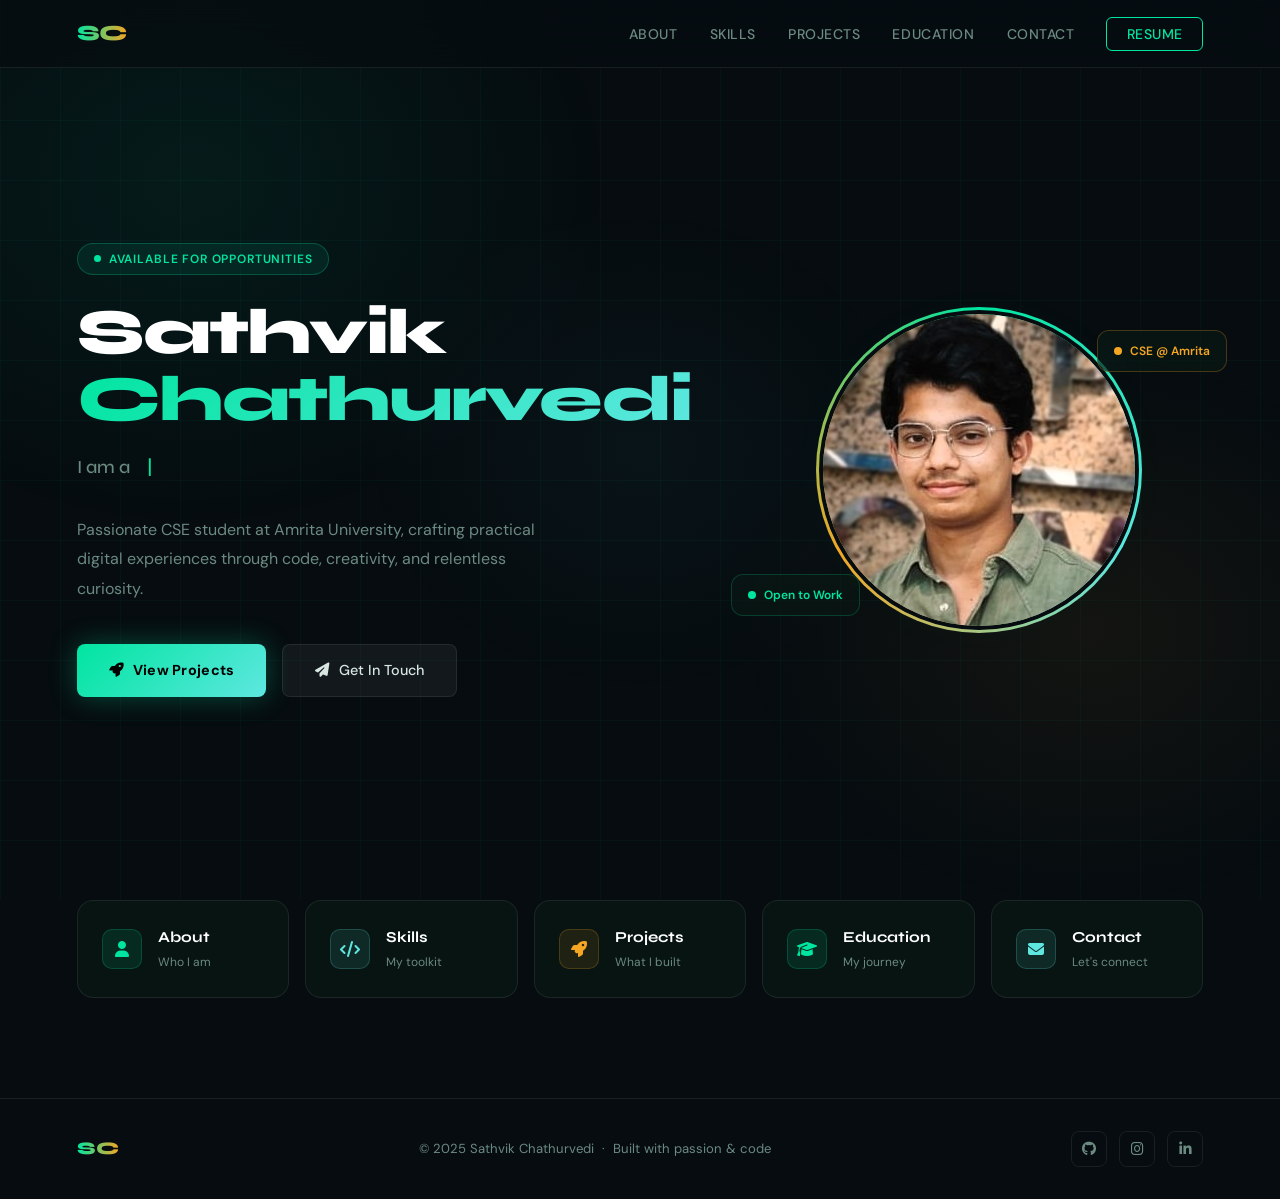
<file: index.html>
<!DOCTYPE html>
<html lang="en">
<head>
<meta charset="UTF-8">
<meta name="viewport" content="width=device-width, initial-scale=1.0">
<title>Sathvik Chathurvedi | Portfolio</title>
<link href="https://fonts.googleapis.com/css2?family=Syne:wght@400;500;600;700;800&family=DM+Sans:ital,wght@0,300;0,400;0,500;1,400&display=swap" rel="stylesheet">
<link rel="stylesheet" href="https://cdnjs.cloudflare.com/ajax/libs/font-awesome/6.5.0/css/all.min.css">
<link rel="stylesheet" href="style.css">
<style>
/* ─── HERO SPECIFIC ─── */
#hero {
  min-height: 100vh;
  display: flex;
  align-items: center;
  padding: 120px 6vw 80px;
}
.hero-inner {
  max-width: 1200px;
  margin: 0 auto;
  width: 100%;
  display: grid;
  grid-template-columns: 1fr 1fr;
  gap: 4rem;
  align-items: center;
}
.hero-content > * {
  opacity: 0;
  animation: fadeUp .7s ease forwards;
}
.hero-badge     { animation-delay: .2s; }
.hero-name      { animation-delay: .4s; }
.typing-wrap    { animation-delay: .55s; }
.hero-desc      { animation-delay: .7s; }
.hero-btns      { animation-delay: .85s; }

.hero-badge {
  display: inline-flex;
  align-items: center;
  gap: .5rem;
  background: rgba(0,229,160,0.08);
  border: 1px solid rgba(0,229,160,0.25);
  border-radius: 100px;
  padding: .3rem 1rem;
  font-size: .75rem;
  font-weight: 600;
  color: var(--primary);
  letter-spacing: .07em;
  text-transform: uppercase;
  margin-bottom: 1.5rem;
}
.hero-badge::before {
  content: '';
  width: 7px; height: 7px;
  background: var(--primary);
  border-radius: 50%;
  animation: livePulse 2s ease-in-out infinite;
}
.hero-name {
  font-family: 'Syne', sans-serif;
  font-weight: 800;
  font-size: clamp(2.8rem, 5vw, 4.5rem);
  line-height: 1.05;
  letter-spacing: -.03em;
  color: var(--heading);
  margin-bottom: 1rem;
}
.hero-name span {
  background: linear-gradient(135deg, var(--primary) 0%, var(--accent) 50%, var(--secondary) 100%);
  -webkit-background-clip: text;
  -webkit-text-fill-color: transparent;
  background-clip: text;
  background-size: 200% 200%;
  animation: gradientShift 6s ease infinite;
}
@keyframes gradientShift {
  0%,100% { background-position: 0% 50%; }
  50%      { background-position: 100% 50%; }
}
.typing-wrap {
  font-family: 'Syne', sans-serif;
  font-size: 1.15rem;
  font-weight: 500;
  color: var(--muted);
  margin-bottom: 1.8rem;
  min-height: 2em;
  display: flex;
  align-items: center;
  gap: .5rem;
}
.typed-static {
  color: var(--primary);
  font-weight: 600;
  position: relative;
  padding-right: 3px;
}
.typed-static::after {
  content: '|';
  color: var(--primary);
  animation: cursorBlink .8s step-end infinite;
  margin-left: 1px;
}
@keyframes cursorBlink {
  0%,100% { opacity: 1; }
  50%     { opacity: 0; }
}
.hero-desc {
  color: var(--muted);
  font-size: 1rem;
  max-width: 480px;
  margin-bottom: 2.5rem;
  line-height: 1.85;
}
.hero-btns { display: flex; gap: 1rem; flex-wrap: wrap; }

/* Profile ring */
.hero-image-wrap {
  display: flex;
  justify-content: center;
  align-items: center;
  position: relative;
  opacity: 0;
  animation: fadeUp .7s .3s ease forwards;
}
.profile-ring {
  position: relative;
  width: 320px;
  height: 320px;
}
.profile-ring::before {
  content: '';
  position: absolute;
  inset: -3px;
  border-radius: 50%;
  background: conic-gradient(from 0deg, var(--primary), var(--accent), var(--secondary), var(--primary));
  animation: spinRing 5s linear infinite;
  z-index: 0;
}
@keyframes spinRing { to { transform: rotate(360deg); } }
.profile-ring::after {
  content: '';
  position: absolute;
  inset: -24px;
  border-radius: 50%;
  background: radial-gradient(circle, rgba(0,229,160,0.1) 0%, transparent 70%);
  animation: glowPulse 3.5s ease-in-out infinite;
}
@keyframes glowPulse {
  0%,100% { opacity:.5; transform: scale(1); }
  50%     { opacity:1;  transform: scale(1.06); }
}
.profile-img {
  position: relative;
  z-index: 1;
  width: 100%;
  height: 100%;
  border-radius: 50%;
  object-fit: cover;
  border: 4px solid var(--bg);
  background: linear-gradient(135deg, #081c14, #0b1520);
  display: flex;
  align-items: center;
  justify-content: center;
  font-size: 5.5rem;
  color: var(--primary);
  overflow: hidden;
}
.float-badge {
  position: absolute;
  background: var(--card-bg);
  border: 1px solid rgba(0,229,160,0.2);
  backdrop-filter: blur(14px);
  border-radius: 12px;
  padding: .6rem 1rem;
  font-size: .75rem;
  font-weight: 600;
  display: flex;
  align-items: center;
  gap: .5rem;
  z-index: 2;
  animation: floatBadge 4s ease-in-out infinite;
}
.float-badge.one { bottom: 14px; left: -24px; color: var(--primary); animation-delay: 0s; }
.float-badge.two { top: 20px; right: -24px; color: var(--secondary); border-color: rgba(245,166,35,0.25); animation-delay: 1.5s; }
@keyframes floatBadge {
  0%,100% { transform: translateY(0); }
  50%     { transform: translateY(-8px); }
}
.float-badge .dot { width:8px; height:8px; border-radius:50%; }
.float-badge.one .dot { background: var(--primary); animation: livePulse 2s infinite; }
.float-badge.two .dot { background: var(--secondary); animation: livePulse 2s .8s infinite; }

/* Quick nav cards */
.quick-nav {
  position: relative;
  z-index: 1;
  padding: 0 6vw 100px;
}
.quick-nav-inner {
  max-width: 1200px;
  margin: 0 auto;
  display: grid;
  grid-template-columns: repeat(auto-fit, minmax(200px, 1fr));
  gap: 1rem;
}
.quick-card {
  background: var(--card-bg);
  border: 1px solid var(--border);
  border-radius: 16px;
  padding: 1.5rem;
  text-decoration: none;
  display: flex;
  align-items: center;
  gap: 1rem;
  transition: border-color .3s, transform .3s, box-shadow .3s;
  opacity: 0;
  animation: fadeUp .6s ease forwards;
}
.quick-card:nth-child(1) { animation-delay: 1s; }
.quick-card:nth-child(2) { animation-delay: 1.1s; }
.quick-card:nth-child(3) { animation-delay: 1.2s; }
.quick-card:nth-child(4) { animation-delay: 1.3s; }
.quick-card:nth-child(5) { animation-delay: 1.4s; }
.quick-card:hover {
  border-color: rgba(0,229,160,0.35);
  transform: translateY(-4px);
  box-shadow: 0 16px 40px rgba(0,0,0,0.3), 0 0 20px rgba(0,229,160,0.07);
}
.quick-card-icon {
  width: 40px; height: 40px;
  border-radius: 10px;
  display: flex; align-items: center; justify-content: center;
  font-size: 1rem;
  flex-shrink: 0;
}
.quick-card-label {
  font-family: 'Syne', sans-serif;
  font-weight: 700;
  font-size: .95rem;
  color: var(--heading);
}
.quick-card-sub {
  font-size: .75rem;
  color: var(--muted);
  margin-top: .1rem;
}

@media(max-width:900px) {
  .hero-inner { grid-template-columns: 1fr; }
  .hero-image-wrap { order: -1; }
  .profile-ring { width: 240px; height: 240px; }
  .float-badge.one { left: 0; }
  .float-badge.two { right: 0; }
}
</style>
</head>
<body>

<input type="checkbox" id="menuToggle" class="hamburger-toggle" style="display:none">
<nav>
  <a href="index.html" class="nav-logo">SC</a>
  <ul class="nav-links">
    <li><a href="about.html">About</a></li>
    <li><a href="skills.html">Skills</a></li>
    <li><a href="projects.html">Projects</a></li>
    <li><a href="education.html">Education</a></li>
    <li><a href="contact.html">Contact</a></li>
    <li><a href="#" class="nav-cta">Resume</a></li>
  </ul>
  <label for="menuToggle" class="hamburger-label">
    <span></span><span></span><span></span>
  </label>
</nav>
<div class="mobile-menu">
  <a href="about.html">About</a>
  <a href="skills.html">Skills</a>
  <a href="projects.html">Projects</a>
  <a href="education.html">Education</a>
  <a href="contact.html">Contact</a>
  <a href="#">Download Resume</a>
</div>

<section id="hero">
  <div class="hero-inner">
    <div class="hero-content">
      <div class="hero-badge">Available for Opportunities</div>
      <h1 class="hero-name">Sathvik<br><span>Chathurvedi</span></h1>
      <div class="typing-wrap">
        <span style="color:var(--muted)">I am a &nbsp;</span>
        <span class="typed-static" id="typed-text"></span>
      </div>
      <p class="hero-desc">Passionate CSE student at Amrita University, crafting practical digital experiences through code, creativity, and relentless curiosity.</p>
      <div class="hero-btns">
        <a href="projects.html" class="btn-primary"><i class="fas fa-rocket"></i> View Projects</a>
        <a href="contact.html" class="btn-secondary"><i class="fas fa-paper-plane"></i> Get In Touch</a>
      </div>
    </div>
    <div class="hero-image-wrap">
      <div class="profile-ring">
        <div class="profile-img">
          <img src="sathvik.jpeg" alt="Sathvik">
        </div>
      </div>
      <div class="float-badge one"><div class="dot"></div> Open to Work</div>
      <div class="float-badge two"><div class="dot"></div> CSE @ Amrita</div>
    </div>
  </div>
</section>

<div class="quick-nav">
  <div class="quick-nav-inner">
    <a href="about.html" class="quick-card">
      <div class="quick-card-icon" style="background:rgba(0,229,160,0.1);border:1px solid rgba(0,229,160,0.2);color:var(--primary)"><i class="fas fa-user"></i></div>
      <div><div class="quick-card-label">About</div><div class="quick-card-sub">Who I am</div></div>
    </a>
    <a href="skills.html" class="quick-card">
      <div class="quick-card-icon" style="background:rgba(94,231,224,0.1);border:1px solid rgba(94,231,224,0.2);color:var(--accent)"><i class="fas fa-code"></i></div>
      <div><div class="quick-card-label">Skills</div><div class="quick-card-sub">My toolkit</div></div>
    </a>
    <a href="projects.html" class="quick-card">
      <div class="quick-card-icon" style="background:rgba(245,166,35,0.1);border:1px solid rgba(245,166,35,0.2);color:var(--secondary)"><i class="fas fa-rocket"></i></div>
      <div><div class="quick-card-label">Projects</div><div class="quick-card-sub">What I built</div></div>
    </a>
    <a href="education.html" class="quick-card">
      <div class="quick-card-icon" style="background:rgba(0,229,160,0.1);border:1px solid rgba(0,229,160,0.2);color:var(--primary)"><i class="fas fa-graduation-cap"></i></div>
      <div><div class="quick-card-label">Education</div><div class="quick-card-sub">My journey</div></div>
    </a>
    <a href="contact.html" class="quick-card">
      <div class="quick-card-icon" style="background:rgba(94,231,224,0.1);border:1px solid rgba(94,231,224,0.2);color:var(--accent)"><i class="fas fa-envelope"></i></div>
      <div><div class="quick-card-label">Contact</div><div class="quick-card-sub">Let's connect</div></div>
    </a>
  </div>
</div>

<footer>
  <div class="footer-logo">SC</div>
  <div class="footer-copy">© 2025 Sathvik Chathurvedi &nbsp;·&nbsp; Built with passion &amp; code</div>
  <div class="footer-socials">
    <a href="https://github.com/" target="_blank" class="footer-social"><i class="fab fa-github"></i></a>
    <a href="https://www.instagram.com/sathvikchathurvedi/" target="_blank" class="footer-social"><i class="fab fa-instagram"></i></a>
    <a href="https://www.linkedin.com/in/sathvik-chathurvedi-balivada-125899395/" target="_blank" class="footer-social"><i class="fab fa-linkedin-in"></i></a>
  </div>
</footer>


</body>
</html>
</file>
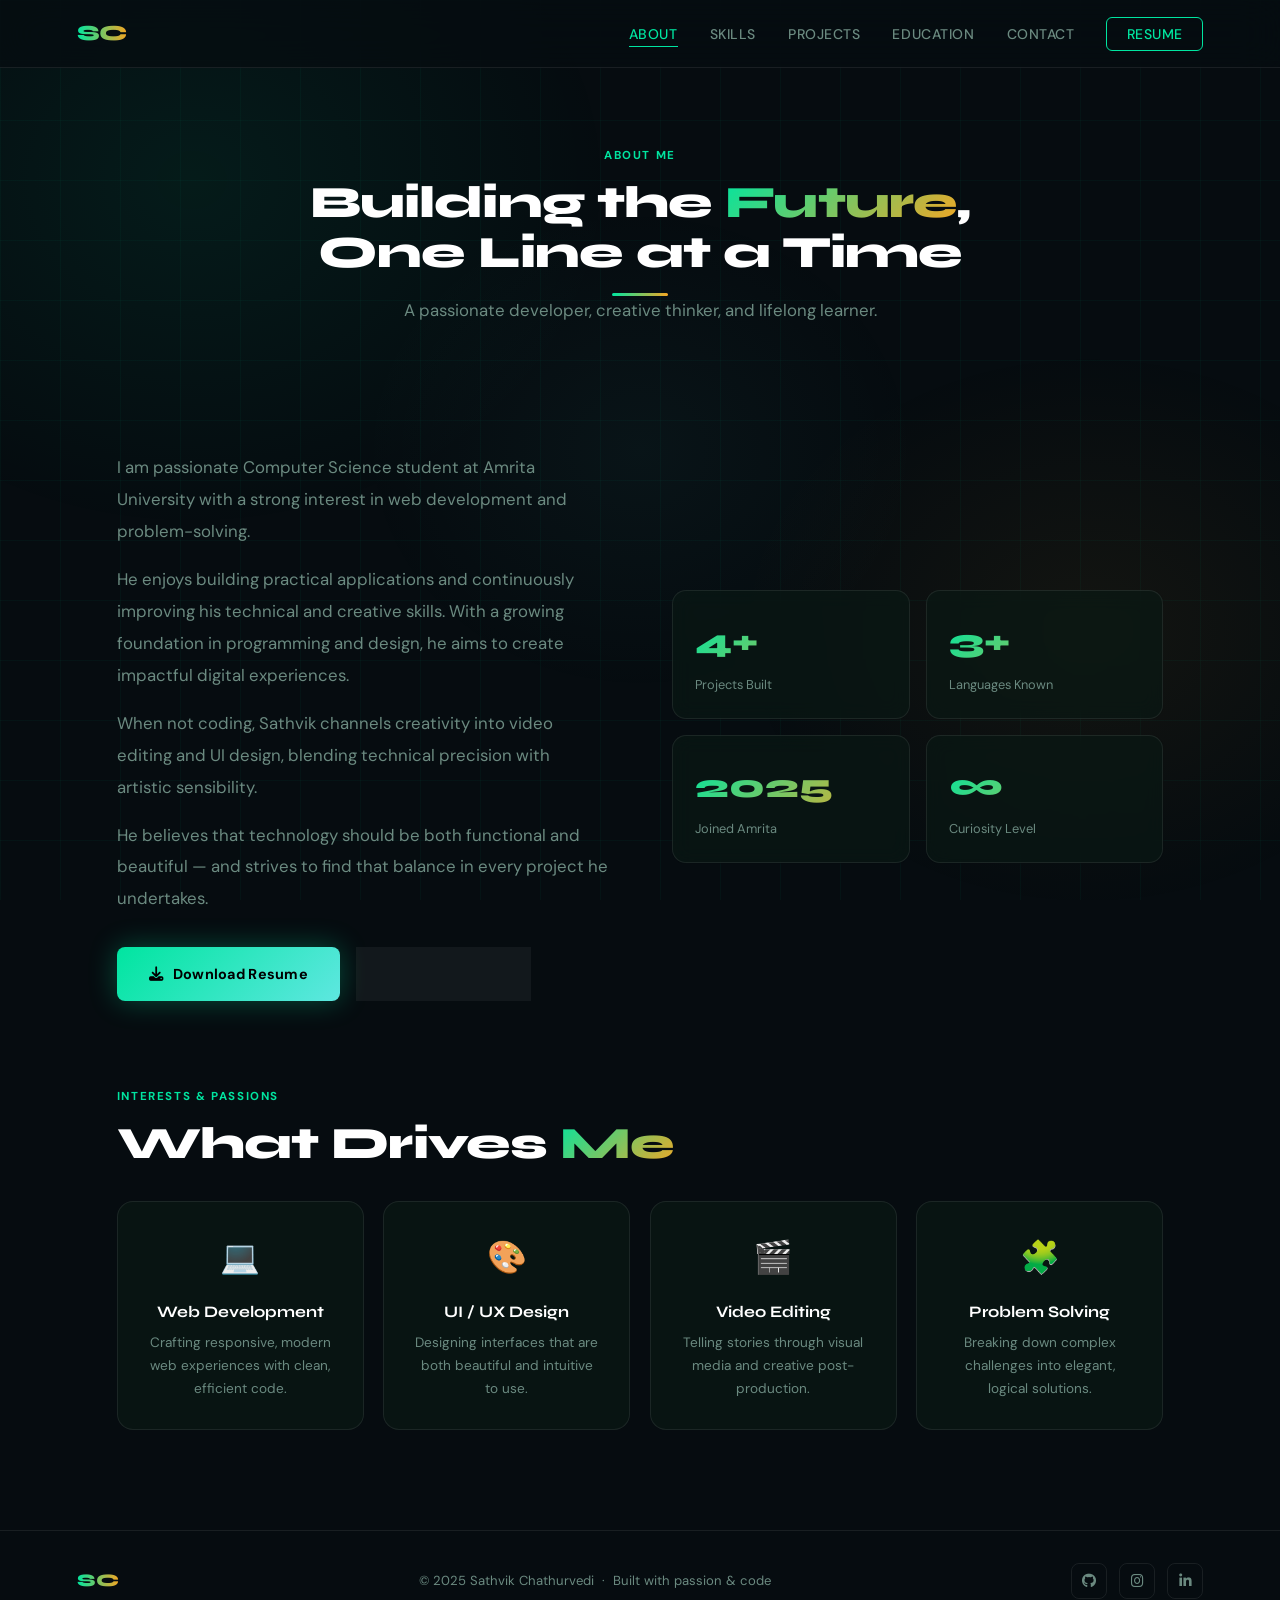
<file: about.html>
<!DOCTYPE html>
<html lang="en">
<head>
<meta charset="UTF-8">
<meta name="viewport" content="width=device-width, initial-scale=1.0">
<title>About | Sathvik Chathurvedi</title>
<link href="https://fonts.googleapis.com/css2?family=Syne:wght@400;500;600;700;800&family=DM+Sans:ital,wght@0,300;0,400;0,500;1,400&display=swap" rel="stylesheet">
<link rel="stylesheet" href="https://cdnjs.cloudflare.com/ajax/libs/font-awesome/6.5.0/css/all.min.css">
<link rel="stylesheet" href="style.css">
<style>
.about-grid {
  display: grid;
  grid-template-columns: 1fr 1fr;
  gap: 4rem;
  align-items: center;
  margin-top: 3rem;
}
.about-text p { color: var(--muted); margin-bottom: 1rem; font-size: 1.05rem; line-height: 1.9; }

.stats-grid { display: grid; grid-template-columns: 1fr 1fr; gap: 1rem; }
.stat-card {
  background: var(--card-bg);
  border: 1px solid var(--border);
  border-radius: 14px;
  padding: 1.4rem;
  backdrop-filter: blur(10px);
  transition: border-color .3s, transform .3s;
  opacity: 0;
  animation: fadeUp .6s ease forwards;
}
.stat-card:nth-child(1) { animation-delay: .4s; }
.stat-card:nth-child(2) { animation-delay: .5s; }
.stat-card:nth-child(3) { animation-delay: .6s; }
.stat-card:nth-child(4) { animation-delay: .7s; }
.stat-card:hover { border-color: var(--primary); transform: translateY(-3px); }
.stat-num {
  font-family: 'Syne', sans-serif;
  font-size: 2.1rem;
  font-weight: 800;
  background: linear-gradient(135deg, var(--primary), var(--secondary));
  -webkit-background-clip: text;
  -webkit-text-fill-color: transparent;
  background-clip: text;
}
.stat-label { font-size: .8rem; color: var(--muted); margin-top: .2rem; }

/* Interests section */
.interests-section { margin-top: 5rem; }
.interests-grid {
  display: grid;
  grid-template-columns: repeat(auto-fit, minmax(220px, 1fr));
  gap: 1.2rem;
  margin-top: 2rem;
}
.interest-card {
  background: var(--card-bg);
  border: 1px solid var(--border);
  border-radius: 16px;
  padding: 1.8rem;
  text-align: center;
  transition: border-color .3s, transform .3s, box-shadow .3s;
  opacity: 0;
  animation: fadeUp .6s ease forwards;
}
.interest-card:nth-child(1) { animation-delay: .2s; }
.interest-card:nth-child(2) { animation-delay: .3s; }
.interest-card:nth-child(3) { animation-delay: .4s; }
.interest-card:nth-child(4) { animation-delay: .5s; }
.interest-card:hover {
  border-color: rgba(0,229,160,0.3);
  transform: translateY(-5px);
  box-shadow: 0 20px 50px rgba(0,0,0,0.3);
}
.interest-icon { font-size: 2rem; margin-bottom: .8rem; }
.interest-title {
  font-family: 'Syne', sans-serif;
  font-weight: 700;
  color: var(--heading);
  margin-bottom: .4rem;
}
.interest-desc { font-size: .85rem; color: var(--muted); }

@media(max-width:900px) {
  .about-grid { grid-template-columns: 1fr; }
}
@media(max-width:600px) {
  .stats-grid { grid-template-columns: 1fr 1fr; }
}
</style>
</head>
<body>

<input type="checkbox" id="menuToggle" class="hamburger-toggle" style="display:none">
<nav>
  <a href="index.html" class="nav-logo">SC</a>
  <ul class="nav-links">
    <li><a href="about.html" class="active">About</a></li>
    <li><a href="skills.html">Skills</a></li>
    <li><a href="projects.html">Projects</a></li>
    <li><a href="education.html">Education</a></li>
    <li><a href="contact.html">Contact</a></li>
    <li><a href="#" class="nav-cta">Resume</a></li>
  </ul>
  <label for="menuToggle" class="hamburger-label">
    <span></span><span></span><span></span>
  </label>
</nav>
<div class="mobile-menu">
  <a href="about.html">About</a>
  <a href="skills.html">Skills</a>
  <a href="projects.html">Projects</a>
  <a href="education.html">Education</a>
  <a href="contact.html">Contact</a>
  <a href="#">Download Resume</a>
</div>

<div class="page-hero">
  <span class="section-label">About Me</span>
  <h1 class="section-title">Building the <span>Future</span>,<br>One Line at a Time</h1>
  <div class="divider"></div>
  <p class="page-hero-desc">A passionate developer, creative thinker, and lifelong learner.</p>
</div>

<section>
  <div class="section-wrap" style="padding-top:0">
    <div class="about-grid">
      <div class="about-text" style="opacity:0;animation:fadeUp .7s .2s ease forwards">
        <p>I am passionate Computer Science student at Amrita University with a strong interest in web development and problem-solving.</p>
        <p>He enjoys building practical applications and continuously improving his technical and creative skills. With a growing foundation in programming and design, he aims to create impactful digital experiences.</p>
        <p>When not coding, Sathvik channels creativity into video editing and UI design, blending technical precision with artistic sensibility.</p>
        <p>He believes that technology should be both functional and beautiful — and strives to find that balance in every project he undertakes.</p>
        <div style="display:flex;gap:1rem;flex-wrap:wrap;margin-top:2rem">
          <a href="#" class="btn-primary"><i class="fas fa-download"></i> Download Resume</a>
          <a href="contact.html" class="btn-secondary"><i class="fas fa-paper-plane"></i> Get In Touch</a>
        </div>
      </div>
      <div class="stats-grid">
        <div class="stat-card card-hover">
          <div class="stat-num">4+</div>
          <div class="stat-label">Projects Built</div>
        </div>
        <div class="stat-card card-hover">
          <div class="stat-num">3+</div>
          <div class="stat-label">Languages Known</div>
        </div>
        <div class="stat-card card-hover">
          <div class="stat-num">2025</div>
          <div class="stat-label">Joined Amrita</div>
        </div>
        <div class="stat-card card-hover">
          <div class="stat-num">∞</div>
          <div class="stat-label">Curiosity Level</div>
        </div>
      </div>
    </div>

    <div class="interests-section">
      <span class="section-label">Interests & Passions</span>
      <h2 class="section-title" style="margin-bottom:0">What Drives <span>Me</span></h2>
      <div class="interests-grid">
        <div class="interest-card">
          <div class="interest-icon">💻</div>
          <div class="interest-title">Web Development</div>
          <div class="interest-desc">Crafting responsive, modern web experiences with clean, efficient code.</div>
        </div>
        <div class="interest-card">
          <div class="interest-icon">🎨</div>
          <div class="interest-title">UI / UX Design</div>
          <div class="interest-desc">Designing interfaces that are both beautiful and intuitive to use.</div>
        </div>
        <div class="interest-card">
          <div class="interest-icon">🎬</div>
          <div class="interest-title">Video Editing</div>
          <div class="interest-desc">Telling stories through visual media and creative post-production.</div>
        </div>
        <div class="interest-card">
          <div class="interest-icon">🧩</div>
          <div class="interest-title">Problem Solving</div>
          <div class="interest-desc">Breaking down complex challenges into elegant, logical solutions.</div>
        </div>
      </div>
    </div>
  </div>
</section>

<footer>
  <div class="footer-logo">SC</div>
  <div class="footer-copy">© 2025 Sathvik Chathurvedi &nbsp;·&nbsp; Built with passion &amp; code</div>
  <div class="footer-socials">
    <a href="https://github.com/" target="_blank" class="footer-social"><i class="fab fa-github"></i></a>
    <a href="https://www.instagram.com/sathvikchathurvedi/" target="_blank" class="footer-social"><i class="fab fa-instagram"></i></a>
    <a href="https://www.linkedin.com/in/sathvik-chathurvedi-balivada-125899395/" target="_blank" class="footer-social"><i class="fab fa-linkedin-in"></i></a>
  </div>
</footer>
</body>
</html>
</file>
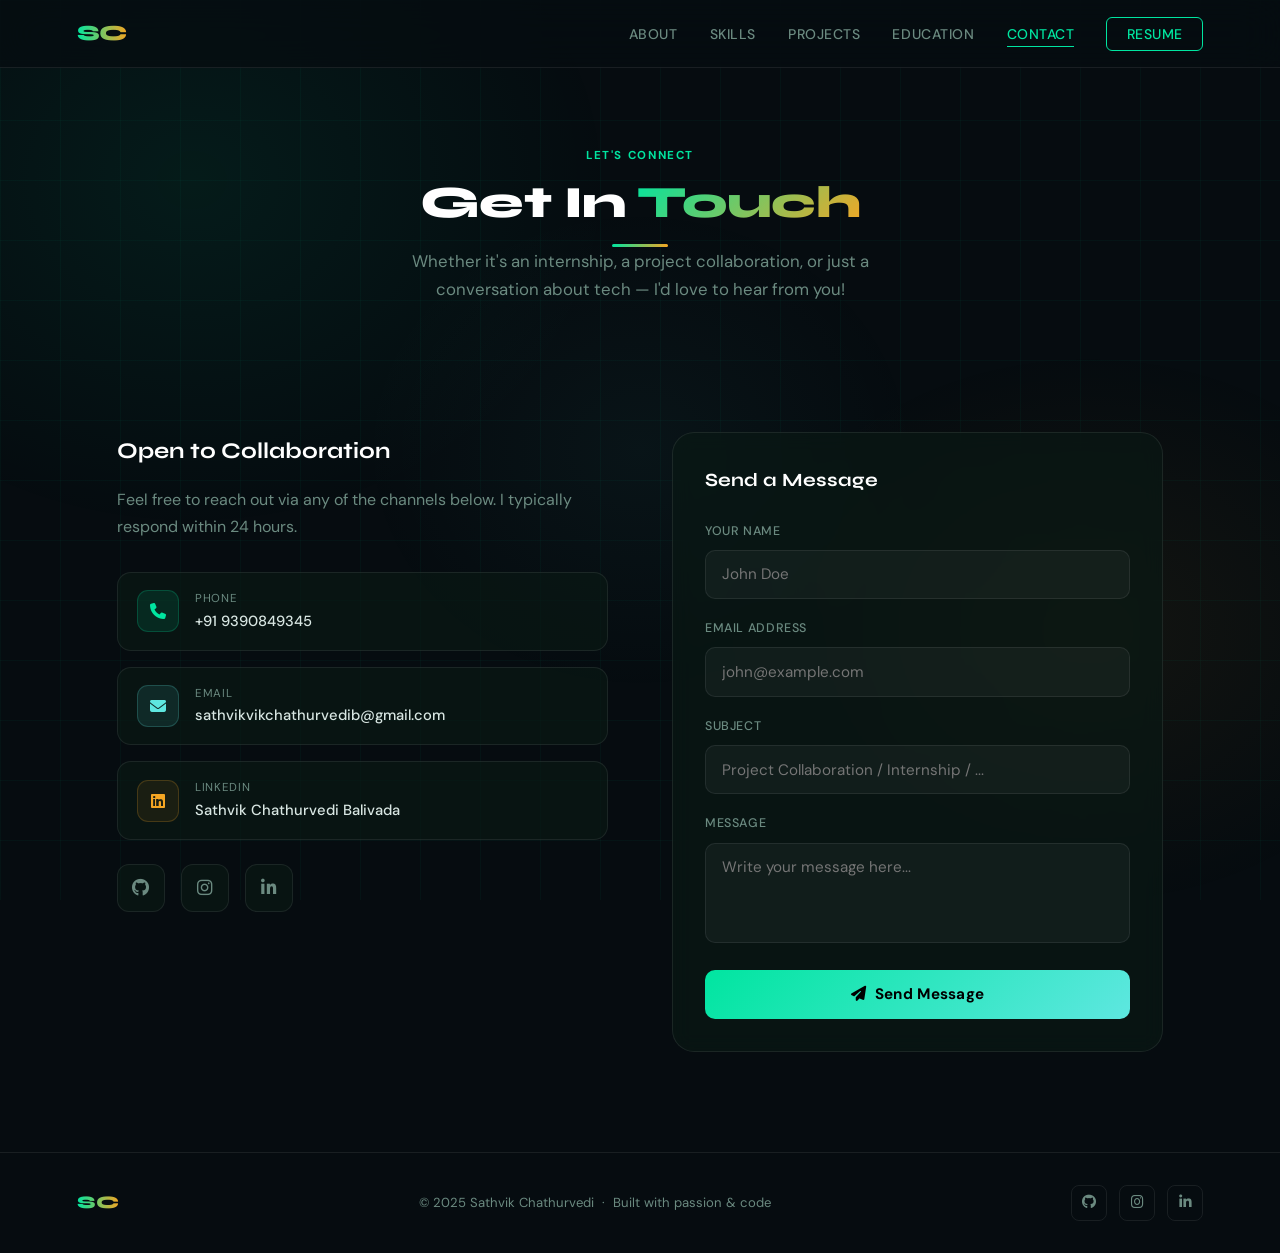
<file: contact.html>
<!DOCTYPE html>
<html lang="en">
<head>
<meta charset="UTF-8">
<meta name="viewport" content="width=device-width, initial-scale=1.0">
<title>Contact | Sathvik Chathurvedi</title>
<link href="https://fonts.googleapis.com/css2?family=Syne:wght@400;500;600;700;800&family=DM+Sans:ital,wght@0,300;0,400;0,500;1,400&display=swap" rel="stylesheet">
<link rel="stylesheet" href="https://cdnjs.cloudflare.com/ajax/libs/font-awesome/6.5.0/css/all.min.css">
<link rel="stylesheet" href="style.css">
<style>
.contact-grid {
  display: grid;
  grid-template-columns: 1fr 1fr;
  gap: 4rem;
  align-items: start;
  margin-top: 3rem;
}
.contact-info h3 {
  font-family: 'Syne', sans-serif;
  font-size: 1.4rem;
  font-weight: 700;
  color: var(--heading);
  margin-bottom: 1rem;
}
.contact-info p { color: var(--muted); margin-bottom: 2rem; }
.contact-items { display: flex; flex-direction: column; gap: 1rem; }

.contact-item {
  display: flex;
  align-items: center;
  gap: 1rem;
  padding: 1rem 1.2rem;
  background: var(--card-bg);
  border: 1px solid var(--border);
  border-radius: 14px;
  text-decoration: none;
  transition: border-color .25s, transform .25s;
  opacity: 0;
  animation: fadeUp .7s ease forwards;
}
.contact-item:nth-child(1) { animation-delay: .1s; }
.contact-item:nth-child(2) { animation-delay: .22s; }
.contact-item:nth-child(3) { animation-delay: .34s; }
.contact-item:hover { border-color: var(--primary); transform: translateX(5px); }
.contact-item-icon {
  width: 42px; height: 42px;
  border-radius: 11px;
  background: rgba(0,229,160,0.1);
  border: 1px solid rgba(0,229,160,0.2);
  display: flex;
  align-items: center;
  justify-content: center;
  color: var(--primary);
  font-size: 1rem;
  flex-shrink: 0;
}
.contact-item-text .label { font-size:.72rem; color:var(--muted); text-transform:uppercase; letter-spacing:.06em; }
.contact-item-text .value { color:var(--text); font-size:.92rem; font-weight:500; }

.social-links-grid { display:flex; gap:1rem; margin-top:1.5rem; }
.social-link {
  width:48px; height:48px;
  border-radius:12px;
  background:var(--card-bg);
  border:1px solid var(--border);
  display:flex; align-items:center; justify-content:center;
  color:var(--muted);
  font-size:1.1rem;
  text-decoration:none;
  transition: border-color .25s, color .25s, transform .25s, box-shadow .25s;
}
.social-link:hover {
  border-color: var(--primary);
  color: var(--primary);
  transform: translateY(-4px);
  box-shadow: 0 8px 24px rgba(0,229,160,0.2);
}

.contact-form-area {
  background: var(--card-bg);
  border: 1px solid var(--border);
  border-radius: 22px;
  padding: 2rem;
  backdrop-filter: blur(10px);
  opacity: 0;
  animation: fadeUp .7s .2s ease forwards;
}
.contact-form-area h3 {
  font-family: 'Syne', sans-serif;
  font-weight: 700;
  color: var(--heading);
  margin-bottom: 1.5rem;
}
.form-group { margin-bottom: 1.2rem; }
.form-group label {
  display: block;
  font-size: .78rem;
  color: var(--muted);
  margin-bottom: .5rem;
  font-weight: 500;
  text-transform: uppercase;
  letter-spacing: .05em;
}
.form-group input,
.form-group textarea {
  width: 100%;
  background: rgba(255,255,255,0.04);
  border: 1px solid var(--border);
  border-radius: 10px;
  padding: .85rem 1rem;
  color: var(--text);
  font-family: 'DM Sans', sans-serif;
  font-size: .95rem;
  outline: none;
  transition: border-color .25s, box-shadow .25s;
  resize: none;
}
.form-group input:focus,
.form-group textarea:focus {
  border-color: var(--primary);
  box-shadow: 0 0 0 3px rgba(0,229,160,0.09);
}
.form-group textarea { height: 100px; }

.form-submit {
  width: 100%;
  padding: .9rem;
  background: linear-gradient(135deg, var(--primary), var(--accent));
  border: none;
  border-radius: 10px;
  color: #000;
  font-weight: 700;
  font-size: .95rem;
  cursor: pointer;
  transition: transform .25s, box-shadow .25s;
  font-family: 'DM Sans', sans-serif;
  letter-spacing: .02em;
}
.form-submit:hover {
  transform: translateY(-2px);
  box-shadow: 0 8px 28px rgba(0,229,160,0.35);
}
.form-submit:active { transform: translateY(0); }

.success-msg {
  display: none;
  background: rgba(0,229,160,0.08);
  border: 1px solid rgba(0,229,160,0.3);
  border-radius: 10px;
  padding: 1rem;
  color: var(--primary);
  font-weight: 500;
  text-align: center;
  margin-top: 1rem;
  font-size: .9rem;
}

@media(max-width:900px) {
  .contact-grid { grid-template-columns: 1fr; }
}
@media(max-width:600px) {
  .social-links-grid { justify-content: center; }
}
</style>
</head>
<body>

<input type="checkbox" id="menuToggle" class="hamburger-toggle" style="display:none">
<nav>
  <a href="index.html" class="nav-logo">SC</a>
  <ul class="nav-links">
    <li><a href="about.html">About</a></li>
    <li><a href="skills.html">Skills</a></li>
    <li><a href="projects.html">Projects</a></li>
    <li><a href="education.html">Education</a></li>
    <li><a href="contact.html" class="active">Contact</a></li>
    <li><a href="#" class="nav-cta">Resume</a></li>
  </ul>
  <label for="menuToggle" class="hamburger-label">
    <span></span><span></span><span></span>
  </label>
</nav>
<div class="mobile-menu">
  <a href="about.html">About</a>
  <a href="skills.html">Skills</a>
  <a href="projects.html">Projects</a>
  <a href="education.html">Education</a>
  <a href="contact.html">Contact</a>
  <a href="#">Download Resume</a>
</div>

<div class="page-hero">
  <span class="section-label">Let's Connect</span>
  <h1 class="section-title">Get In <span>Touch</span></h1>
  <div class="divider"></div>
  <p class="page-hero-desc">Whether it's an internship, a project collaboration, or just a conversation about tech — I'd love to hear from you!</p>
</div>

<section>
  <div class="section-wrap" style="padding-top:0">
    <div class="contact-grid">

      <div class="contact-info">
        <h3>Open to Collaboration</h3>
        <p>Feel free to reach out via any of the channels below. I typically respond within 24 hours.</p>
        <div class="contact-items">

          <a href="tel:+919390849345" class="contact-item">
            <div class="contact-item-icon"><i class="fas fa-phone"></i></div>
            <div class="contact-item-text">
              <div class="label">Phone</div>
              <div class="value">+91 9390849345</div>
            </div>
          </a>

          <!-- Email assembled by JS — prevents Cloudflare obfuscation -->
          <a id="emailLink" href="#" class="contact-item">
            <div class="contact-item-icon" style="background:rgba(94,231,224,0.1);border-color:rgba(94,231,224,0.2);color:var(--accent)">
              <i class="fas fa-envelope"></i>
            </div>
            <div class="contact-item-text">
              <div class="label">Email</div>
              <div class="value" id="emailDisplay">—</div>
            </div>
          </a>

          <a href="https://www.linkedin.com/in/sathvik-chathurvedi-balivada-125899395/" target="_blank" class="contact-item">
            <div class="contact-item-icon" style="background:rgba(245,166,35,0.08);border-color:rgba(245,166,35,0.2);color:var(--secondary)">
              <i class="fab fa-linkedin"></i>
            </div>
            <div class="contact-item-text">
              <div class="label">LinkedIn</div>
              <div class="value">Sathvik Chathurvedi Balivada</div>
            </div>
          </a>
        </div>

        <div class="social-links-grid">
          <a href="https://github.com/" target="_blank" class="social-link" title="GitHub"><i class="fab fa-github"></i></a>
          <a href="https://www.instagram.com/sathvikchathurvedi/" target="_blank" class="social-link" title="Instagram"><i class="fab fa-instagram"></i></a>
          <a href="https://www.linkedin.com/in/sathvik-chathurvedi-balivada-125899395/" target="_blank" class="social-link" title="LinkedIn"><i class="fab fa-linkedin-in"></i></a>
        </div>
      </div>

      <div class="contact-form-area">
        <h3>Send a Message</h3>
        <div class="form-group">
          <label>Your Name</label>
          <input type="text" id="fname" placeholder="John Doe">
        </div>
        <div class="form-group">
          <label>Email Address</label>
          <input type="email" id="femail" placeholder="john@example.com">
        </div>
        <div class="form-group">
          <label>Subject</label>
          <input type="text" id="fsubject" placeholder="Project Collaboration / Internship / ...">
        </div>
        <div class="form-group">
          <label>Message</label>
          <textarea id="fmessage" placeholder="Write your message here..."></textarea>
        </div>
        <button class="form-submit" id="submitBtn">
          <i class="fas fa-paper-plane"></i>&nbsp; Send Message
        </button>
        <div class="success-msg" id="successMsg">&#10003; Message sent! I'll get back to you soon.</div>
      </div>

    </div>
  </div>
</section>

<footer>
  <div class="footer-logo">SC</div>
  <div class="footer-copy">&#169; 2025 Sathvik Chathurvedi &nbsp;&middot;&nbsp; Built with passion &amp; code</div>
  <div class="footer-socials">
    <a href="https://github.com/" target="_blank" class="footer-social"><i class="fab fa-github"></i></a>
    <a href="https://www.instagram.com/sathvikchathurvedi/" target="_blank" class="footer-social"><i class="fab fa-instagram"></i></a>
    <a href="https://www.linkedin.com/in/sathvik-chathurvedi-balivada-125899395/" target="_blank" class="footer-social"><i class="fab fa-linkedin-in"></i></a>
  </div>
</footer>

<script>
// Assemble email at runtime to prevent Cloudflare email obfuscation
(function() {
  var parts = ['sathvikvikchathurvedib', 'gmail', 'com'];
  var email = parts[0] + '@' + parts[1] + '.' + parts[2];
  var link = document.getElementById('emailLink');
  var disp = document.getElementById('emailDisplay');
  if (link) link.setAttribute('href', 'mai' + 'lto:' + email);
  if (disp) disp.textContent = email;
})();

// Form submit
document.getElementById('submitBtn').addEventListener('click', function() {
  var name    = document.getElementById('fname').value.trim();
  var email   = document.getElementById('femail').value.trim();
  var message = document.getElementById('fmessage').value.trim();

  if (!name || !email || !message) {
    alert('Please fill in your name, email, and message.');
    return;
  }

  var successMsg = document.getElementById('successMsg');
  successMsg.style.display = 'block';

  document.getElementById('fname').value    = '';
  document.getElementById('femail').value   = '';
  document.getElementById('fsubject').value = '';
  document.getElementById('fmessage').value = '';

  setTimeout(function() {
    successMsg.style.display = 'none';
  }, 4000);
});
</script>
</body>
</html>
</file>
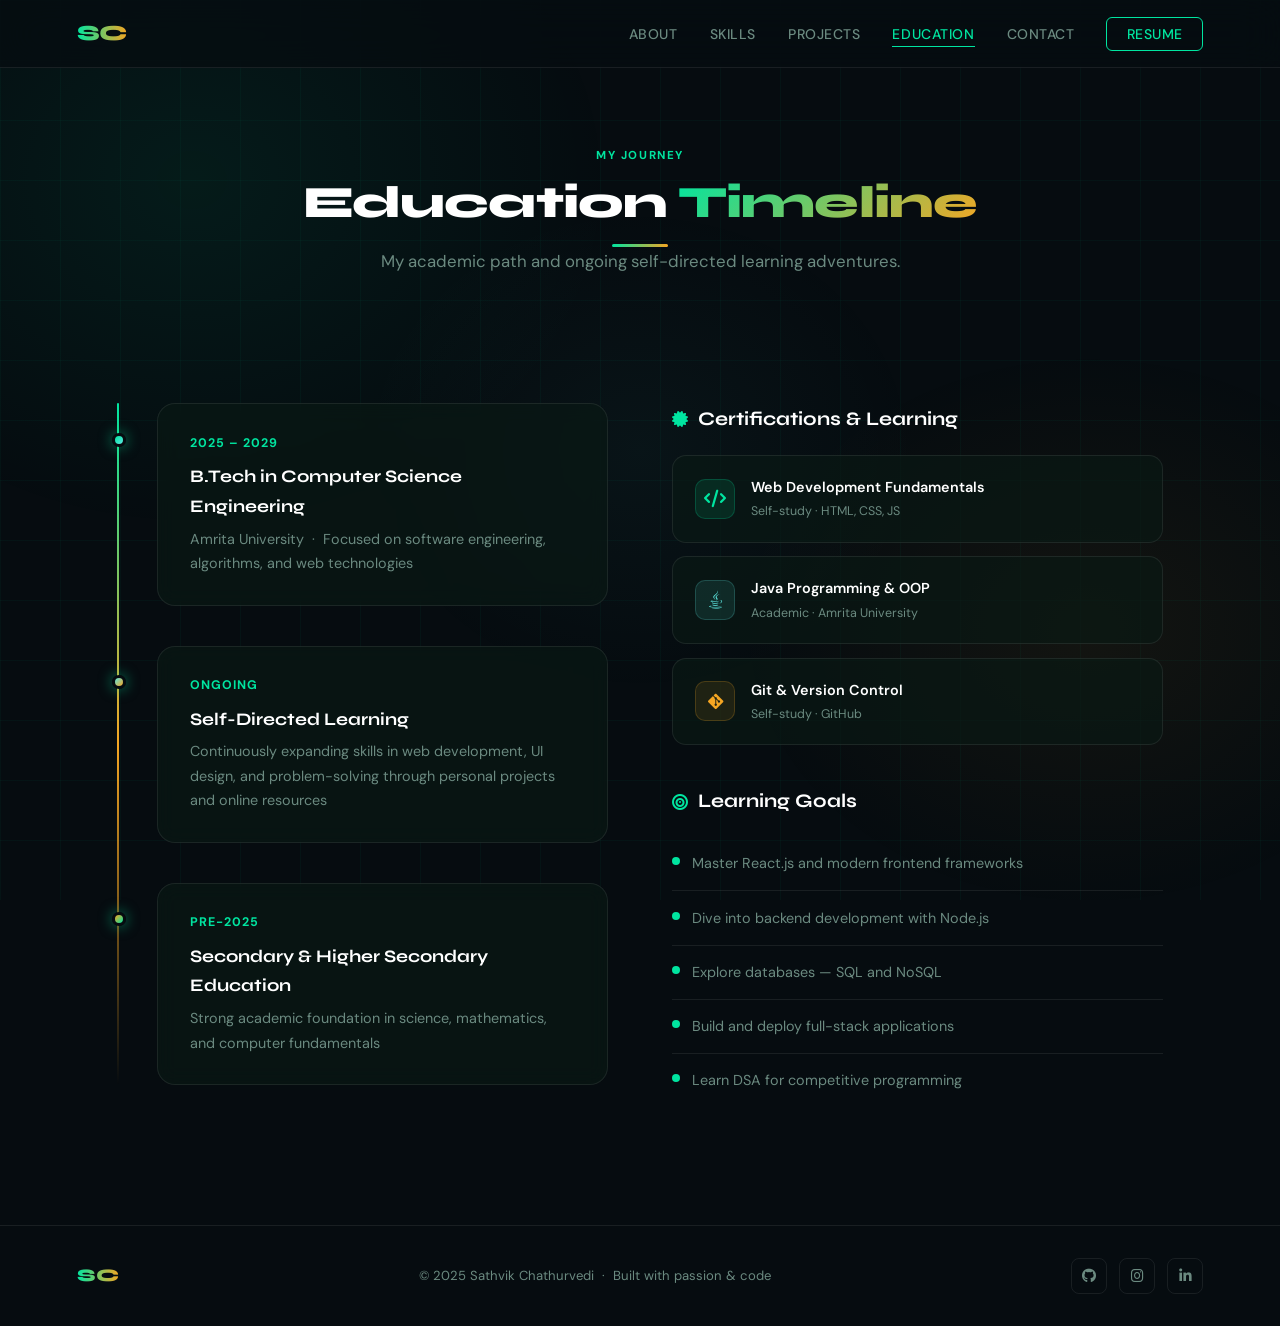
<file: education.html>
<!DOCTYPE html>
<html lang="en">
<head>
<meta charset="UTF-8">
<meta name="viewport" content="width=device-width, initial-scale=1.0">
<title>Education | Sathvik Chathurvedi</title>
<link href="https://fonts.googleapis.com/css2?family=Syne:wght@400;500;600;700;800&family=DM+Sans:ital,wght@0,300;0,400;0,500;1,400&display=swap" rel="stylesheet">
<link rel="stylesheet" href="https://cdnjs.cloudflare.com/ajax/libs/font-awesome/6.5.0/css/all.min.css">
<link rel="stylesheet" href="style.css">
<style>
.edu-layout {
  display: grid;
  grid-template-columns: 1fr 1fr;
  gap: 4rem;
  margin-top: 3rem;
  align-items: start;
}
.timeline { position: relative; padding-left: 2.5rem; }
.timeline::before {
  content: '';
  position: absolute;
  left: 0; top: 0; bottom: 0;
  width: 2px;
  background: linear-gradient(180deg, var(--primary), var(--secondary), transparent);
  border-radius: 2px;
}
.timeline-item {
  position: relative;
  margin-bottom: 2.5rem;
  padding: 1.8rem 2rem;
  background: var(--card-bg);
  border: 1px solid var(--border);
  border-radius: 18px;
  backdrop-filter: blur(10px);
  transition: border-color .3s, transform .3s;
  opacity: 0;
  animation: fadeUp .7s ease forwards;
}
.timeline-item:nth-child(1) { animation-delay: .15s; }
.timeline-item:nth-child(2) { animation-delay: .3s; }
.timeline-item:nth-child(3) { animation-delay: .45s; }
.timeline-item:hover { border-color: rgba(0,229,160,0.3); transform: translateX(5px); }
.timeline-dot {
  position: absolute;
  left: -2.5rem;
  top: 1.8rem;
  width: 14px; height: 14px;
  border-radius: 50%;
  background: linear-gradient(135deg, var(--primary), var(--accent));
  border: 3px solid var(--bg);
  box-shadow: 0 0 14px rgba(0,229,160,0.55);
  transform: translateX(-6px);
  animation: dotPulse 2.5s ease-in-out infinite;
}
@keyframes dotPulse {
  0%,100% { box-shadow: 0 0 6px rgba(0,229,160,.4); }
  50%     { box-shadow: 0 0 18px rgba(0,229,160,.7); }
}
.timeline-year {
  font-size: .78rem;
  font-weight: 700;
  letter-spacing: .08em;
  color: var(--primary);
  text-transform: uppercase;
  margin-bottom: .5rem;
}
.timeline-degree {
  font-family: 'Syne', sans-serif;
  font-weight: 700;
  font-size: 1.1rem;
  color: var(--heading);
  margin-bottom: .3rem;
}
.timeline-school { color: var(--muted); font-size: .9rem; }

/* Right column — certifications & goals */
.side-section { opacity: 0; animation: fadeUp .7s .25s ease forwards; }
.side-section h3 {
  font-family: 'Syne', sans-serif;
  font-weight: 700;
  font-size: 1.2rem;
  color: var(--heading);
  margin-bottom: 1.2rem;
  display: flex;
  align-items: center;
  gap: .6rem;
}
.side-section h3 i { color: var(--primary); font-size: 1rem; }

.cert-card {
  background: var(--card-bg);
  border: 1px solid var(--border);
  border-radius: 14px;
  padding: 1.2rem 1.4rem;
  margin-bottom: .85rem;
  display: flex;
  align-items: center;
  gap: 1rem;
  transition: border-color .25s, transform .25s;
}
.cert-card:hover { border-color: var(--primary); transform: translateX(4px); }
.cert-icon {
  width: 40px; height: 40px;
  border-radius: 10px;
  display: flex; align-items: center; justify-content: center;
  font-size: 1.1rem;
  flex-shrink: 0;
}
.cert-title { font-weight: 600; font-size: .9rem; color: var(--heading); }
.cert-source { font-size: .78rem; color: var(--muted); margin-top: .1rem; }

.goal-list { list-style: none; }
.goal-list li {
  display: flex;
  align-items: flex-start;
  gap: .75rem;
  padding: .9rem 0;
  border-bottom: 1px solid var(--border);
  color: var(--muted);
  font-size: .9rem;
}
.goal-list li:last-child { border-bottom: none; }
.goal-list li::before {
  content: '';
  width: 8px; height: 8px;
  border-radius: 50%;
  background: var(--primary);
  flex-shrink: 0;
  margin-top: 6px;
  animation: livePulse 2.5s ease-in-out infinite;
}

@media(max-width:900px) {
  .edu-layout { grid-template-columns: 1fr; }
}
</style>
</head>
<body>

<input type="checkbox" id="menuToggle" class="hamburger-toggle" style="display:none">
<nav>
  <a href="index.html" class="nav-logo">SC</a>
  <ul class="nav-links">
    <li><a href="about.html">About</a></li>
    <li><a href="skills.html">Skills</a></li>
    <li><a href="projects.html">Projects</a></li>
    <li><a href="education.html" class="active">Education</a></li>
    <li><a href="contact.html">Contact</a></li>
    <li><a href="#" class="nav-cta">Resume</a></li>
  </ul>
  <label for="menuToggle" class="hamburger-label">
    <span></span><span></span><span></span>
  </label>
</nav>
<div class="mobile-menu">
  <a href="about.html">About</a>
  <a href="skills.html">Skills</a>
  <a href="projects.html">Projects</a>
  <a href="education.html">Education</a>
  <a href="contact.html">Contact</a>
  <a href="#">Download Resume</a>
</div>

<div class="page-hero">
  <span class="section-label">My Journey</span>
  <h1 class="section-title">Education <span>Timeline</span></h1>
  <div class="divider"></div>
  <p class="page-hero-desc">My academic path and ongoing self-directed learning adventures.</p>
</div>

<section>
  <div class="section-wrap" style="padding-top:0">
    <div class="edu-layout">

      <!-- Timeline -->
      <div>
        <div class="timeline">
          <div class="timeline-item">
            <div class="timeline-dot"></div>
            <div class="timeline-year">2025 – 2029</div>
            <div class="timeline-degree">B.Tech in Computer Science Engineering</div>
            <div class="timeline-school">Amrita University &nbsp;·&nbsp; Focused on software engineering, algorithms, and web technologies</div>
          </div>
          <div class="timeline-item">
            <div class="timeline-dot" style="background:linear-gradient(135deg,var(--accent),var(--secondary))"></div>
            <div class="timeline-year">Ongoing</div>
            <div class="timeline-degree">Self-Directed Learning</div>
            <div class="timeline-school">Continuously expanding skills in web development, UI design, and problem-solving through personal projects and online resources</div>
          </div>
          <div class="timeline-item">
            <div class="timeline-dot" style="background:linear-gradient(135deg,var(--secondary),var(--primary))"></div>
            <div class="timeline-year">Pre-2025</div>
            <div class="timeline-degree">Secondary & Higher Secondary Education</div>
            <div class="timeline-school">Strong academic foundation in science, mathematics, and computer fundamentals</div>
          </div>
        </div>
      </div>

      <!-- Side content -->
      <div>
        <div class="side-section">
          <h3><i class="fas fa-certificate"></i> Certifications & Learning</h3>
          <div class="cert-card">
            <div class="cert-icon" style="background:rgba(0,229,160,0.1);border:1px solid rgba(0,229,160,0.2);color:var(--primary)"><i class="fas fa-code"></i></div>
            <div>
              <div class="cert-title">Web Development Fundamentals</div>
              <div class="cert-source">Self-study · HTML, CSS, JS</div>
            </div>
          </div>
          <div class="cert-card">
            <div class="cert-icon" style="background:rgba(94,231,224,0.1);border:1px solid rgba(94,231,224,0.2);color:var(--accent)"><i class="fab fa-java"></i></div>
            <div>
              <div class="cert-title">Java Programming & OOP</div>
              <div class="cert-source">Academic · Amrita University</div>
            </div>
          </div>
          <div class="cert-card">
            <div class="cert-icon" style="background:rgba(245,166,35,0.1);border:1px solid rgba(245,166,35,0.2);color:var(--secondary)"><i class="fab fa-git-alt"></i></div>
            <div>
              <div class="cert-title">Git & Version Control</div>
              <div class="cert-source">Self-study · GitHub</div>
            </div>
          </div>
        </div>

        <div class="side-section" style="margin-top:2.5rem;animation-delay:.4s">
          <h3><i class="fas fa-bullseye"></i> Learning Goals</h3>
          <ul class="goal-list">
            <li>Master React.js and modern frontend frameworks</li>
            <li>Dive into backend development with Node.js</li>
            <li>Explore databases — SQL and NoSQL</li>
            <li>Build and deploy full-stack applications</li>
            <li>Learn DSA for competitive programming</li>
          </ul>
        </div>
      </div>

    </div>
  </div>
</section>

<footer>
  <div class="footer-logo">SC</div>
  <div class="footer-copy">© 2025 Sathvik Chathurvedi &nbsp;·&nbsp; Built with passion &amp; code</div>
  <div class="footer-socials">
    <a href="https://github.com/" target="_blank" class="footer-social"><i class="fab fa-github"></i></a>
    <a href="https://www.instagram.com/sathvikchathurvedi/" target="_blank" class="footer-social"><i class="fab fa-instagram"></i></a>
    <a href="https://www.linkedin.com/in/sathvik-chathurvedi-balivada-125899395/" target="_blank" class="footer-social"><i class="fab fa-linkedin-in"></i></a>
  </div>
</footer>
</body>
</html>
</file>
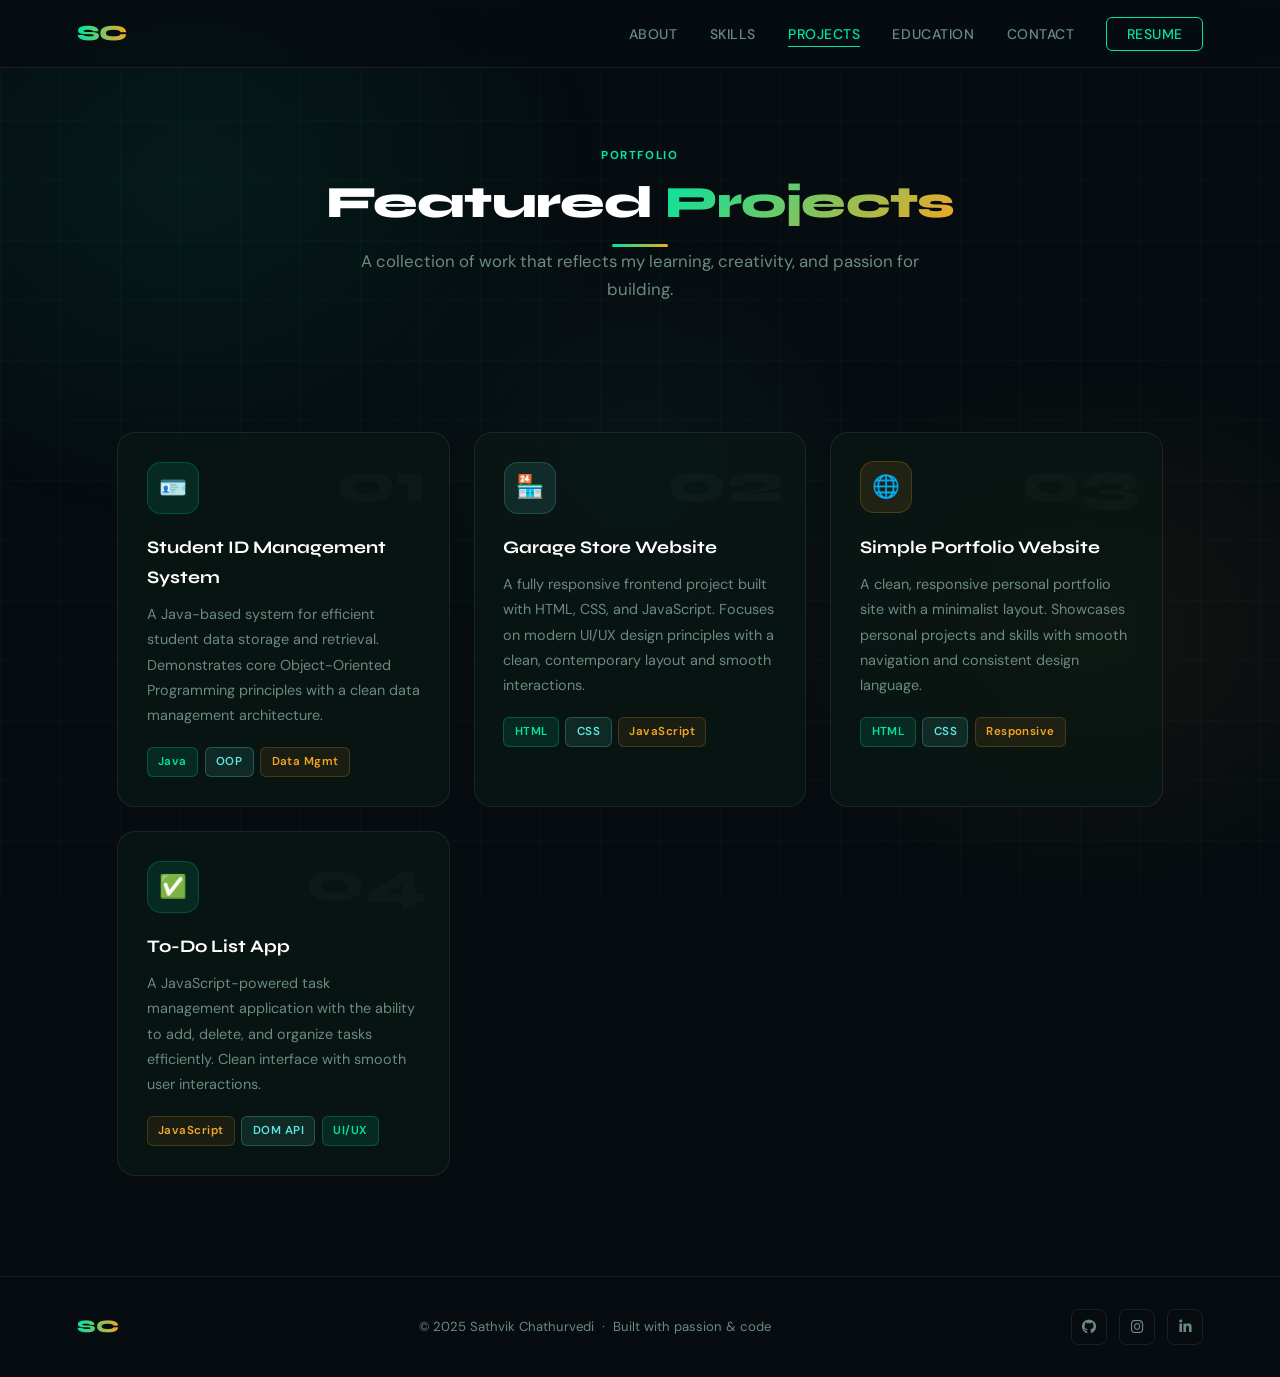
<file: projects.html>
<!DOCTYPE html>
<html lang="en">
<head>
<meta charset="UTF-8">
<meta name="viewport" content="width=device-width, initial-scale=1.0">
<title>Projects | Sathvik Chathurvedi</title>
<link href="https://fonts.googleapis.com/css2?family=Syne:wght@400;500;600;700;800&family=DM+Sans:ital,wght@0,300;0,400;0,500;1,400&display=swap" rel="stylesheet">
<link rel="stylesheet" href="https://cdnjs.cloudflare.com/ajax/libs/font-awesome/6.5.0/css/all.min.css">
<link rel="stylesheet" href="style.css">
<style>
.projects-grid {
  display: grid;
  grid-template-columns: repeat(auto-fit, minmax(280px, 1fr));
  gap: 1.5rem;
  margin-top: 3rem;
}
.project-card {
  background: var(--card-bg);
  border: 1px solid var(--border);
  border-radius: 18px;
  padding: 1.8rem;
  backdrop-filter: blur(10px);
  position: relative;
  overflow: hidden;
  transition: transform .35s, border-color .35s, box-shadow .35s;
  opacity: 0;
  animation: fadeUp .7s ease forwards;
}
.project-card:nth-child(1) { animation-delay: .1s; }
.project-card:nth-child(2) { animation-delay: .2s; }
.project-card:nth-child(3) { animation-delay: .3s; }
.project-card:nth-child(4) { animation-delay: .4s; }
.project-card::before {
  content: '';
  position: absolute;
  top: 0; left: 0; right: 0;
  height: 2px;
  background: linear-gradient(90deg, var(--primary), var(--accent), var(--secondary));
  transform: scaleX(0);
  transform-origin: left;
  transition: transform .4s ease;
}
.project-card:hover::before { transform: scaleX(1); }
.project-card:hover {
  transform: translateY(-7px);
  border-color: rgba(0,229,160,0.3);
  box-shadow: 0 26px 60px rgba(0,0,0,0.4), 0 0 40px rgba(0,229,160,0.08);
}
.project-icon {
  width: 52px; height: 52px;
  border-radius: 14px;
  display: flex;
  align-items: center;
  justify-content: center;
  font-size: 1.4rem;
  margin-bottom: 1.2rem;
}
.project-num {
  position: absolute;
  top: 1.4rem; right: 1.4rem;
  font-family: 'Syne', sans-serif;
  font-size: 3.5rem;
  font-weight: 800;
  color: rgba(255,255,255,0.025);
  line-height: 1;
}
.project-title {
  font-family: 'Syne', sans-serif;
  font-weight: 700;
  font-size: 1.1rem;
  color: var(--heading);
  margin-bottom: .6rem;
}
.project-desc {
  color: var(--muted);
  font-size: .9rem;
  line-height: 1.75;
  margin-bottom: 1.2rem;
}
.project-tags { display: flex; flex-wrap: wrap; gap: .4rem; }
.project-tag {
  padding: .25rem .65rem;
  border-radius: 6px;
  font-size: .72rem;
  font-weight: 600;
  letter-spacing: .04em;
}

@media(max-width:600px) {
  .projects-grid { grid-template-columns: 1fr; }
}
</style>
</head>
<body>

<input type="checkbox" id="menuToggle" class="hamburger-toggle" style="display:none">
<nav>
  <a href="index.html" class="nav-logo">SC</a>
  <ul class="nav-links">
    <li><a href="about.html">About</a></li>
    <li><a href="skills.html">Skills</a></li>
    <li><a href="projects.html" class="active">Projects</a></li>
    <li><a href="education.html">Education</a></li>
    <li><a href="contact.html">Contact</a></li>
    <li><a href="#" class="nav-cta">Resume</a></li>
  </ul>
  <label for="menuToggle" class="hamburger-label">
    <span></span><span></span><span></span>
  </label>
</nav>
<div class="mobile-menu">
  <a href="about.html">About</a>
  <a href="skills.html">Skills</a>
  <a href="projects.html">Projects</a>
  <a href="education.html">Education</a>
  <a href="contact.html">Contact</a>
  <a href="#">Download Resume</a>
</div>

<div class="page-hero">
  <span class="section-label">Portfolio</span>
  <h1 class="section-title">Featured <span>Projects</span></h1>
  <div class="divider"></div>
  <p class="page-hero-desc">A collection of work that reflects my learning, creativity, and passion for building.</p>
</div>

<section>
  <div class="section-wrap" style="padding-top:0">
    <div class="projects-grid">

      <div class="project-card">
        <div class="project-num">01</div>
        <div class="project-icon" style="background:rgba(0,229,160,0.1);border:1px solid rgba(0,229,160,0.2)">
          <span>🪪</span>
        </div>
        <h3 class="project-title">Student ID Management System</h3>
        <p class="project-desc">A Java-based system for efficient student data storage and retrieval. Demonstrates core Object-Oriented Programming principles with a clean data management architecture.</p>
        <div class="project-tags">
          <span class="project-tag" style="background:rgba(0,229,160,0.1);color:var(--primary);border:1px solid rgba(0,229,160,0.25)">Java</span>
          <span class="project-tag" style="background:rgba(94,231,224,0.1);color:var(--accent);border:1px solid rgba(94,231,224,0.25)">OOP</span>
          <span class="project-tag" style="background:rgba(245,166,35,0.08);color:var(--secondary);border:1px solid rgba(245,166,35,0.2)">Data Mgmt</span>
        </div>
      </div>

      <div class="project-card">
        <div class="project-num">02</div>
        <div class="project-icon" style="background:rgba(94,231,224,0.1);border:1px solid rgba(94,231,224,0.2)">
          <span>🏪</span>
        </div>
        <h3 class="project-title">Garage Store Website</h3>
        <p class="project-desc">A fully responsive frontend project built with HTML, CSS, and JavaScript. Focuses on modern UI/UX design principles with a clean, contemporary layout and smooth interactions.</p>
        <div class="project-tags">
          <span class="project-tag" style="background:rgba(0,229,160,0.1);color:var(--primary);border:1px solid rgba(0,229,160,0.25)">HTML</span>
          <span class="project-tag" style="background:rgba(94,231,224,0.1);color:var(--accent);border:1px solid rgba(94,231,224,0.25)">CSS</span>
          <span class="project-tag" style="background:rgba(245,166,35,0.08);color:var(--secondary);border:1px solid rgba(245,166,35,0.2)">JavaScript</span>
        </div>
      </div>

      <div class="project-card">
        <div class="project-num">03</div>
        <div class="project-icon" style="background:rgba(245,166,35,0.1);border:1px solid rgba(245,166,35,0.2)">
          <span>🌐</span>
        </div>
        <h3 class="project-title">Simple Portfolio Website</h3>
        <p class="project-desc">A clean, responsive personal portfolio site with a minimalist layout. Showcases personal projects and skills with smooth navigation and consistent design language.</p>
        <div class="project-tags">
          <span class="project-tag" style="background:rgba(0,229,160,0.1);color:var(--primary);border:1px solid rgba(0,229,160,0.25)">HTML</span>
          <span class="project-tag" style="background:rgba(94,231,224,0.1);color:var(--accent);border:1px solid rgba(94,231,224,0.25)">CSS</span>
          <span class="project-tag" style="background:rgba(245,166,35,0.08);color:var(--secondary);border:1px solid rgba(245,166,35,0.2)">Responsive</span>
        </div>
      </div>

      <div class="project-card">
        <div class="project-num">04</div>
        <div class="project-icon" style="background:rgba(0,229,160,0.1);border:1px solid rgba(0,229,160,0.2)">
          <span>✅</span>
        </div>
        <h3 class="project-title">To-Do List App</h3>
        <p class="project-desc">A JavaScript-powered task management application with the ability to add, delete, and organize tasks efficiently. Clean interface with smooth user interactions.</p>
        <div class="project-tags">
          <span class="project-tag" style="background:rgba(245,166,35,0.08);color:var(--secondary);border:1px solid rgba(245,166,35,0.2)">JavaScript</span>
          <span class="project-tag" style="background:rgba(94,231,224,0.1);color:var(--accent);border:1px solid rgba(94,231,224,0.25)">DOM API</span>
          <span class="project-tag" style="background:rgba(0,229,160,0.1);color:var(--primary);border:1px solid rgba(0,229,160,0.25)">UI/UX</span>
        </div>
      </div>

    </div>
  </div>
</section>

<footer>
  <div class="footer-logo">SC</div>
  <div class="footer-copy">© 2025 Sathvik Chathurvedi &nbsp;·&nbsp; Built with passion &amp; code</div>
  <div class="footer-socials">
    <a href="https://github.com/" target="_blank" class="footer-social"><i class="fab fa-github"></i></a>
    <a href="https://www.instagram.com/sathvikchathurvedi/" target="_blank" class="footer-social"><i class="fab fa-instagram"></i></a>
    <a href="https://www.linkedin.com/in/sathvik-chathurvedi-balivada-125899395/" target="_blank" class="footer-social"><i class="fab fa-linkedin-in"></i></a>
  </div>
</footer>
</body>
</html>
</file>
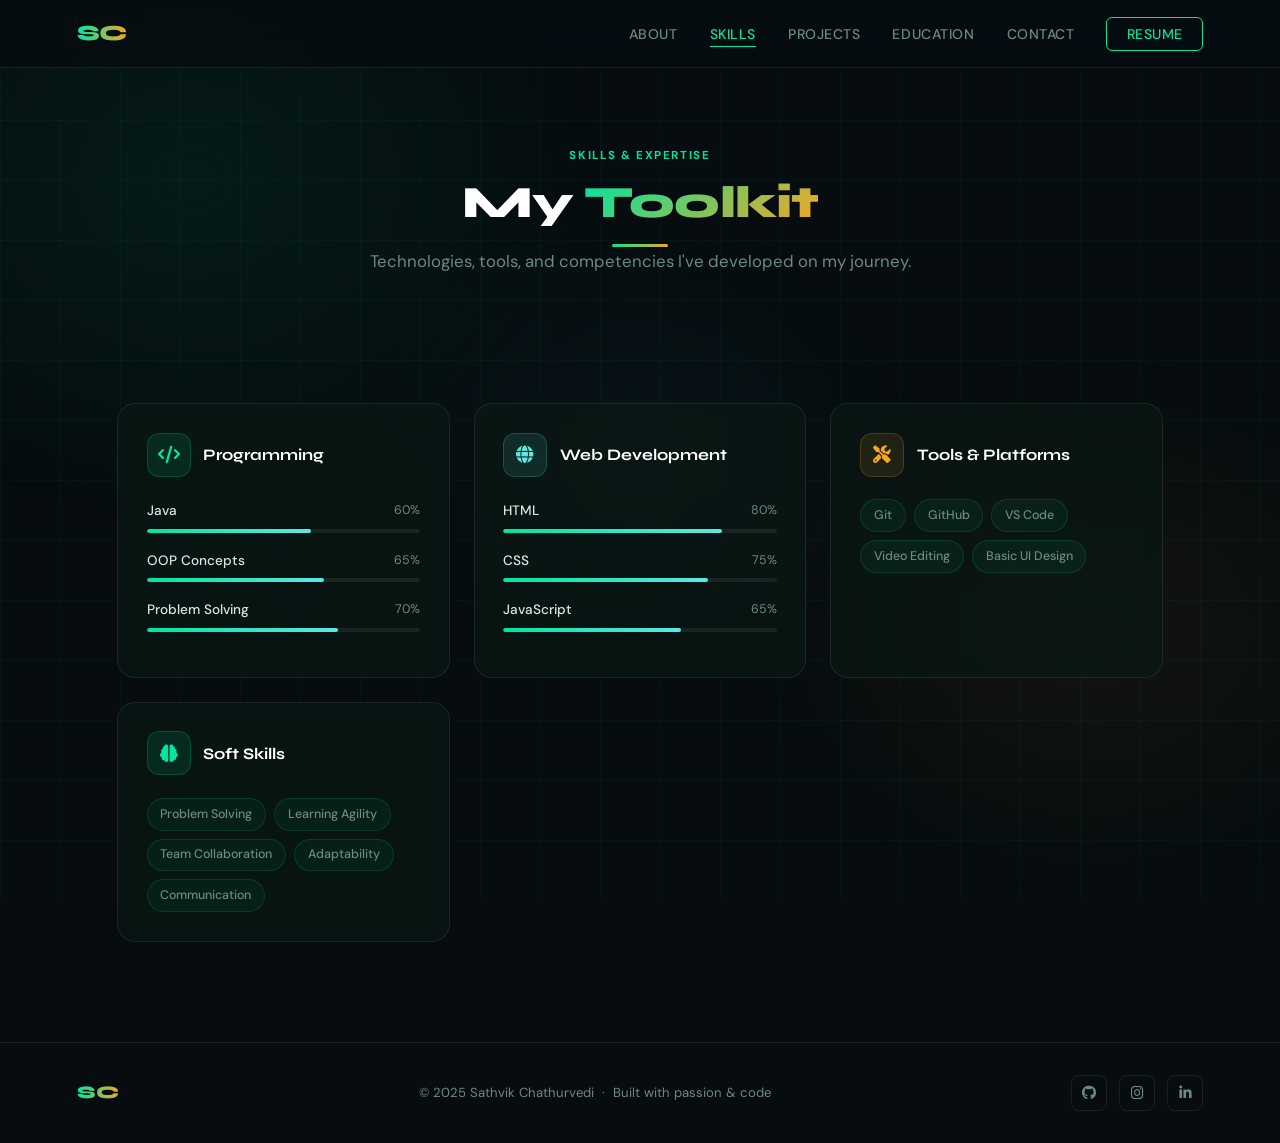
<file: skills.html>
<!DOCTYPE html>
<html lang="en">
<head>
<meta charset="UTF-8">
<meta name="viewport" content="width=device-width, initial-scale=1.0">
<title>Skills | Sathvik Chathurvedi</title>
<link href="https://fonts.googleapis.com/css2?family=Syne:wght@400;500;600;700;800&family=DM+Sans:ital,wght@0,300;0,400;0,500;1,400&display=swap" rel="stylesheet">
<link rel="stylesheet" href="https://cdnjs.cloudflare.com/ajax/libs/font-awesome/6.5.0/css/all.min.css">
<link rel="stylesheet" href="style.css">
<style>
.skills-grid {
  display: grid;
  grid-template-columns: repeat(auto-fit, minmax(280px, 1fr));
  gap: 1.5rem;
  margin-top: 3rem;
}
.skill-category {
  background: var(--card-bg);
  border: 1px solid var(--border);
  border-radius: 18px;
  padding: 1.8rem;
  backdrop-filter: blur(10px);
  transition: border-color .3s, transform .3s, box-shadow .3s;
  opacity: 0;
  animation: fadeUp .7s ease forwards;
}
.skill-category:nth-child(1) { animation-delay: .1s; }
.skill-category:nth-child(2) { animation-delay: .2s; }
.skill-category:nth-child(3) { animation-delay: .3s; }
.skill-category:nth-child(4) { animation-delay: .4s; }
.skill-category:hover {
  border-color: rgba(0,229,160,0.3);
  transform: translateY(-5px);
  box-shadow: 0 20px 50px rgba(0,0,0,0.3), 0 0 30px rgba(0,229,160,0.07);
}
.skill-cat-header {
  display: flex;
  align-items: center;
  gap: .8rem;
  margin-bottom: 1.4rem;
}
.skill-cat-icon {
  width: 44px; height: 44px;
  border-radius: 12px;
  display: flex;
  align-items: center;
  justify-content: center;
  font-size: 1.1rem;
}
.skill-cat-title {
  font-family: 'Syne', sans-serif;
  font-weight: 700;
  font-size: 1rem;
  color: var(--heading);
}
.skill-item { margin-bottom: 1rem; }
.skill-row { display: flex; justify-content: space-between; align-items: center; margin-bottom: .4rem; }
.skill-name { font-size: .85rem; font-weight: 500; color: var(--text); }
.skill-pct  { font-size: .78rem; color: var(--muted); }
.skill-bar  { height: 4px; background: rgba(255,255,255,0.07); border-radius: 2px; overflow: hidden; }
.skill-fill {
  height: 100%;
  border-radius: 2px;
  background: linear-gradient(90deg, var(--primary), var(--accent));
  width: 0;
  transition: width 1.4s cubic-bezier(.25,.46,.45,.94);
}
.skill-tags { display: flex; flex-wrap: wrap; gap: .5rem; margin-top: .3rem; }
.skill-tag {
  padding: .3rem .8rem;
  border-radius: 100px;
  font-size: .78rem;
  font-weight: 500;
  background: rgba(0,229,160,0.05);
  border: 1px solid rgba(0,229,160,0.15);
  color: var(--muted);
  transition: border-color .2s, color .2s, background .2s;
}
.skill-tag:hover {
  border-color: var(--primary);
  color: var(--primary);
  background: rgba(0,229,160,0.1);
}
</style>
</head>
<body>

<input type="checkbox" id="menuToggle" class="hamburger-toggle" style="display:none">
<nav>
  <a href="index.html" class="nav-logo">SC</a>
  <ul class="nav-links">
    <li><a href="about.html">About</a></li>
    <li><a href="skills.html" class="active">Skills</a></li>
    <li><a href="projects.html">Projects</a></li>
    <li><a href="education.html">Education</a></li>
    <li><a href="contact.html">Contact</a></li>
    <li><a href="#" class="nav-cta">Resume</a></li>
  </ul>
  <label for="menuToggle" class="hamburger-label">
    <span></span><span></span><span></span>
  </label>
</nav>
<div class="mobile-menu">
  <a href="about.html">About</a>
  <a href="skills.html">Skills</a>
  <a href="projects.html">Projects</a>
  <a href="education.html">Education</a>
  <a href="contact.html">Contact</a>
  <a href="#">Download Resume</a>
</div>

<div class="page-hero">
  <span class="section-label">Skills & Expertise</span>
  <h1 class="section-title">My <span>Toolkit</span></h1>
  <div class="divider"></div>
  <p class="page-hero-desc">Technologies, tools, and competencies I've developed on my journey.</p>
</div>

<section>
  <div class="section-wrap" style="padding-top:0">
    <div class="skills-grid">

      <div class="skill-category">
        <div class="skill-cat-header">
          <div class="skill-cat-icon" style="background:rgba(0,229,160,0.1);border:1px solid rgba(0,229,160,0.2);color:var(--primary)">
            <i class="fas fa-code"></i>
          </div>
          <div class="skill-cat-title">Programming</div>
        </div>
        <div class="skill-item">
          <div class="skill-row"><span class="skill-name">Java</span><span class="skill-pct">60%</span></div>
          <div class="skill-bar"><div class="skill-fill" data-w="60"></div></div>
        </div>
        <div class="skill-item">
          <div class="skill-row"><span class="skill-name">OOP Concepts</span><span class="skill-pct">65%</span></div>
          <div class="skill-bar"><div class="skill-fill" data-w="65"></div></div>
        </div>
        <div class="skill-item">
          <div class="skill-row"><span class="skill-name">Problem Solving</span><span class="skill-pct">70%</span></div>
          <div class="skill-bar"><div class="skill-fill" data-w="70"></div></div>
        </div>
      </div>

      <div class="skill-category">
        <div class="skill-cat-header">
          <div class="skill-cat-icon" style="background:rgba(94,231,224,0.1);border:1px solid rgba(94,231,224,0.2);color:var(--accent)">
            <i class="fas fa-globe"></i>
          </div>
          <div class="skill-cat-title">Web Development</div>
        </div>
        <div class="skill-item">
          <div class="skill-row"><span class="skill-name">HTML</span><span class="skill-pct">80%</span></div>
          <div class="skill-bar"><div class="skill-fill" data-w="80"></div></div>
        </div>
        <div class="skill-item">
          <div class="skill-row"><span class="skill-name">CSS</span><span class="skill-pct">75%</span></div>
          <div class="skill-bar"><div class="skill-fill" data-w="75"></div></div>
        </div>
        <div class="skill-item">
          <div class="skill-row"><span class="skill-name">JavaScript</span><span class="skill-pct">65%</span></div>
          <div class="skill-bar"><div class="skill-fill" data-w="65"></div></div>
        </div>
      </div>

      <div class="skill-category">
        <div class="skill-cat-header">
          <div class="skill-cat-icon" style="background:rgba(245,166,35,0.1);border:1px solid rgba(245,166,35,0.2);color:var(--secondary)">
            <i class="fas fa-tools"></i>
          </div>
          <div class="skill-cat-title">Tools & Platforms</div>
        </div>
        <div class="skill-tags">
          <span class="skill-tag">Git</span>
          <span class="skill-tag">GitHub</span>
          <span class="skill-tag">VS Code</span>
          <span class="skill-tag">Video Editing</span>
          <span class="skill-tag">Basic UI Design</span>
        </div>
      </div>

      <div class="skill-category">
        <div class="skill-cat-header">
          <div class="skill-cat-icon" style="background:rgba(0,229,160,0.1);border:1px solid rgba(0,229,160,0.2);color:var(--primary)">
            <i class="fas fa-brain"></i>
          </div>
          <div class="skill-cat-title">Soft Skills</div>
        </div>
        <div class="skill-tags">
          <span class="skill-tag">Problem Solving</span>
          <span class="skill-tag">Learning Agility</span>
          <span class="skill-tag">Team Collaboration</span>
          <span class="skill-tag">Adaptability</span>
          <span class="skill-tag">Communication</span>
        </div>
      </div>

    </div>
  </div>
</section>

<footer>
  <div class="footer-logo">SC</div>
  <div class="footer-copy">© 2025 Sathvik Chathurvedi &nbsp;·&nbsp; Built with passion &amp; code</div>
  <div class="footer-socials">
    <a href="https://github.com/" target="_blank" class="footer-social"><i class="fab fa-github"></i></a>
    <a href="https://www.instagram.com/sathvikchathurvedi/" target="_blank" class="footer-social"><i class="fab fa-instagram"></i></a>
    <a href="https://www.linkedin.com/in/sathvik-chathurvedi-balivada-125899395/" target="_blank" class="footer-social"><i class="fab fa-linkedin-in"></i></a>
  </div>
</footer>

<script>
// Animate skill bars on load
window.addEventListener('load', () => {
  document.querySelectorAll('.skill-fill').forEach(bar => {
    const w = bar.getAttribute('data-w');
    setTimeout(() => { bar.style.width = w + '%'; }, 600);
  });
});
</script>
</body>
</html>
</file>
<file: style.css>
/* ─── CSS VARIABLES & RESET ─── */
:root {
  --bg:      #060c10;
  --bg2:     #0b1520;
  --surface: rgba(255,255,255,0.03);
  --glass:   rgba(255,255,255,0.05);
  --border:  rgba(255,255,255,0.08);
  --primary:   #00e5a0;
  --secondary: #f5a623;
  --accent:    #5ee7e0;
  --text:    #d8e6e2;
  --muted:   #6b8a80;
  --heading: #ffffff;
  --card-bg: rgba(10,25,20,0.65);
}

*, *::before, *::after { box-sizing: border-box; margin: 0; padding: 0; }
html { scroll-behavior: smooth; }

body {
  background: var(--bg);
  color: var(--text);
  font-family: 'DM Sans', sans-serif;
  font-weight: 400;
  line-height: 1.7;
  overflow-x: hidden;
}

/* ─── BACKGROUND EFFECTS ─── */
body::before {
  content: '';
  position: fixed;
  inset: 0;
  z-index: 0;
  background-image:
    linear-gradient(rgba(0,229,160,0.04) 1px, transparent 1px),
    linear-gradient(90deg, rgba(0,229,160,0.04) 1px, transparent 1px);
  background-size: 60px 60px;
  animation: gridDrift 30s linear infinite;
  pointer-events: none;
}
@keyframes gridDrift {
  0%   { background-position: 0 0; }
  100% { background-position: 60px 60px; }
}
body::after {
  content: '';
  position: fixed;
  inset: 0;
  z-index: 0;
  background:
    radial-gradient(ellipse 600px 500px at 15% 20%, rgba(0,229,160,0.07) 0%, transparent 70%),
    radial-gradient(ellipse 500px 400px at 85% 70%, rgba(245,166,35,0.06) 0%, transparent 70%),
    radial-gradient(ellipse 400px 350px at 50% 50%, rgba(94,231,224,0.04) 0%, transparent 70%);
  animation: blobFloat 20s ease-in-out infinite alternate;
  pointer-events: none;
}
@keyframes blobFloat {
  0%   { transform: translate(0,0) scale(1); }
  33%  { transform: translate(30px,-20px) scale(1.04); }
  66%  { transform: translate(-20px,30px) scale(0.97); }
  100% { transform: translate(10px,10px) scale(1.02); }
}

/* ─── NAV ─── */
.hamburger-toggle { display: none; }
.hamburger-label {
  display: none;
  flex-direction: column;
  gap: 5px;
  cursor: pointer;
}
.hamburger-label span {
  display: block; width: 24px; height: 2px;
  background: var(--primary); border-radius: 2px; transition: .3s;
}
.mobile-menu {
  display: none;
  position: fixed;
  top: 68px; left: 0; right: 0;
  background: rgba(6,12,16,0.97);
  backdrop-filter: blur(20px);
  border-bottom: 1px solid var(--border);
  padding: 1.5rem 6vw;
  z-index: 99;
  flex-direction: column;
  gap: 1.25rem;
}
.hamburger-toggle:checked ~ .mobile-menu { display: flex; }
.mobile-menu a {
  color: var(--muted); text-decoration: none;
  font-size: 1rem; font-weight: 500;
  transition: color .2s;
}
.mobile-menu a:hover { color: var(--primary); }

nav {
  position: fixed;
  top: 0; left: 0; right: 0;
  z-index: 100;
  padding: 0 6vw;
  height: 68px;
  display: flex;
  align-items: center;
  justify-content: space-between;
  background: rgba(6,12,16,0.75);
  backdrop-filter: blur(20px);
  border-bottom: 1px solid var(--border);
  animation: navSlide .6s ease both;
}
@keyframes navSlide {
  from { transform: translateY(-100%); opacity: 0; }
  to   { transform: translateY(0);      opacity: 1; }
}
.nav-logo {
  font-family: 'Syne', sans-serif;
  font-weight: 800;
  font-size: 1.35rem;
  letter-spacing: -.02em;
  background: linear-gradient(90deg, var(--primary), var(--secondary));
  -webkit-background-clip: text;
  -webkit-text-fill-color: transparent;
  background-clip: text;
  text-decoration: none;
}
.nav-links { display: flex; gap: 2rem; list-style: none; }
.nav-links a {
  color: var(--muted);
  text-decoration: none;
  font-size: .875rem;
  font-weight: 500;
  letter-spacing: .04em;
  text-transform: uppercase;
  transition: color .25s;
  position: relative;
}
.nav-links a::after {
  content: '';
  position: absolute;
  bottom: -4px; left: 0; right: 100%;
  height: 1px;
  background: var(--primary);
  transition: right .3s;
}
.nav-links a:hover,
.nav-links a.active { color: var(--primary); }
.nav-links a:hover::after,
.nav-links a.active::after { right: 0; }
.nav-cta {
  padding: .45rem 1.2rem;
  border: 1px solid var(--primary);
  border-radius: 6px;
  color: var(--primary) !important;
  transition: background .2s, color .2s !important;
}
.nav-cta::after { display: none !important; }
.nav-cta:hover { background: var(--primary); color: #000 !important; -webkit-text-fill-color: #000 !important; }

@media(max-width:900px) {
  .nav-links { display: none; }
  .hamburger-label { display: flex; }
}

/* ─── SHARED LAYOUT ─── */
section { position: relative; z-index: 1; }
.section-wrap { max-width: 1200px; margin: 0 auto; padding: 100px 6vw; }
.section-label {
  display: inline-block;
  font-size: .72rem;
  font-weight: 700;
  letter-spacing: .14em;
  text-transform: uppercase;
  color: var(--primary);
  margin-bottom: .8rem;
}
.section-title {
  font-family: 'Syne', sans-serif;
  font-weight: 800;
  font-size: clamp(2rem, 3.5vw, 3rem);
  letter-spacing: -.02em;
  color: var(--heading);
  line-height: 1.1;
  margin-bottom: 1rem;
}
.section-title span {
  background: linear-gradient(135deg, var(--primary), var(--secondary));
  -webkit-background-clip: text;
  -webkit-text-fill-color: transparent;
  background-clip: text;
}
.divider {
  width: 56px; height: 3px;
  background: linear-gradient(90deg, var(--primary), var(--secondary));
  border-radius: 2px;
  margin-bottom: 3rem;
}

/* ─── ANIMATIONS ─── */
@keyframes fadeUp {
  from { opacity: 0; transform: translateY(28px); }
  to   { opacity: 1; transform: translateY(0); }
}
.fade-in {
  opacity: 0;
  animation: fadeUp .7s ease forwards;
}

/* ─── BUTTONS ─── */
.btn-primary {
  display: inline-flex;
  align-items: center;
  gap: .6rem;
  padding: .85rem 2rem;
  background: linear-gradient(135deg, var(--primary), var(--accent));
  color: #000;
  font-weight: 700;
  font-size: .9rem;
  border-radius: 8px;
  text-decoration: none;
  letter-spacing: .02em;
  transition: transform .25s, box-shadow .25s;
  box-shadow: 0 0 28px rgba(0,229,160,0.3);
}
.btn-primary:hover {
  transform: translateY(-3px);
  box-shadow: 0 10px 40px rgba(0,229,160,0.45);
}
.btn-secondary {
  display: inline-flex;
  align-items: center;
  gap: .6rem;
  padding: .85rem 2rem;
  border: 1px solid var(--border);
  background: var(--glass);
  color: var(--text);
  font-weight: 500;
  font-size: .9rem;
  border-radius: 8px;
  text-decoration: none;
  backdrop-filter: blur(10px);
  transition: border-color .25s, background .25s, transform .25s;
}
.btn-secondary:hover {
  border-color: var(--secondary);
  background: rgba(245,166,35,0.08);
  transform: translateY(-3px);
}

/* ─── CARD HOVER ─── */
.card-hover {
  transition: transform .3s ease, border-color .3s ease, box-shadow .3s ease;
}
.card-hover:hover {
  transform: translateY(-6px);
  border-color: rgba(0,229,160,0.35);
  box-shadow: 0 20px 50px rgba(0,0,0,0.35), 0 0 30px rgba(0,229,160,0.08);
}

/* ─── PAGE HERO BANNER (for inner pages) ─── */
.page-hero {
  padding: 140px 6vw 80px;
  position: relative;
  z-index: 1;
  text-align: center;
}
.page-hero .section-label { animation: fadeUp .5s .1s ease both; opacity: 0; }
.page-hero .section-title { animation: fadeUp .5s .25s ease both; opacity: 0; }
.page-hero .page-hero-desc {
  color: var(--muted);
  font-size: 1.05rem;
  max-width: 560px;
  margin: 0 auto;
  animation: fadeUp .5s .4s ease both;
  opacity: 0;
}
.page-hero .divider { margin: 0 auto 0; animation: fadeUp .5s .35s ease both; opacity: 0; }

/* ─── FOOTER ─── */
footer {
  position: relative;
  z-index: 1;
  border-top: 1px solid var(--border);
  padding: 2rem 6vw;
  display: flex;
  align-items: center;
  justify-content: space-between;
  flex-wrap: wrap;
  gap: 1rem;
}
.footer-logo {
  font-family: 'Syne', sans-serif;
  font-weight: 800;
  font-size: 1.1rem;
  background: linear-gradient(90deg, var(--primary), var(--secondary));
  -webkit-background-clip: text;
  -webkit-text-fill-color: transparent;
  background-clip: text;
}
.footer-copy { color: var(--muted); font-size: .82rem; }
.footer-socials { display: flex; gap: .75rem; }
.footer-social {
  width: 36px; height: 36px;
  border-radius: 8px;
  border: 1px solid var(--border);
  display: flex; align-items: center; justify-content: center;
  color: var(--muted);
  font-size: .9rem;
  text-decoration: none;
  transition: border-color .2s, color .2s;
}
.footer-social:hover { border-color: var(--primary); color: var(--primary); }

@media(max-width:600px) {
  footer { flex-direction: column; align-items: center; text-align: center; }
}

/* ─── PULSE ANIMATION ─── */
@keyframes livePulse {
  0%,100% { opacity:1; transform:scale(1); box-shadow:0 0 0 0 rgba(0,229,160,.6); }
  50%      { opacity:.7; transform:scale(1.3); box-shadow:0 0 0 5px rgba(0,229,160,0); }
}
</file>
